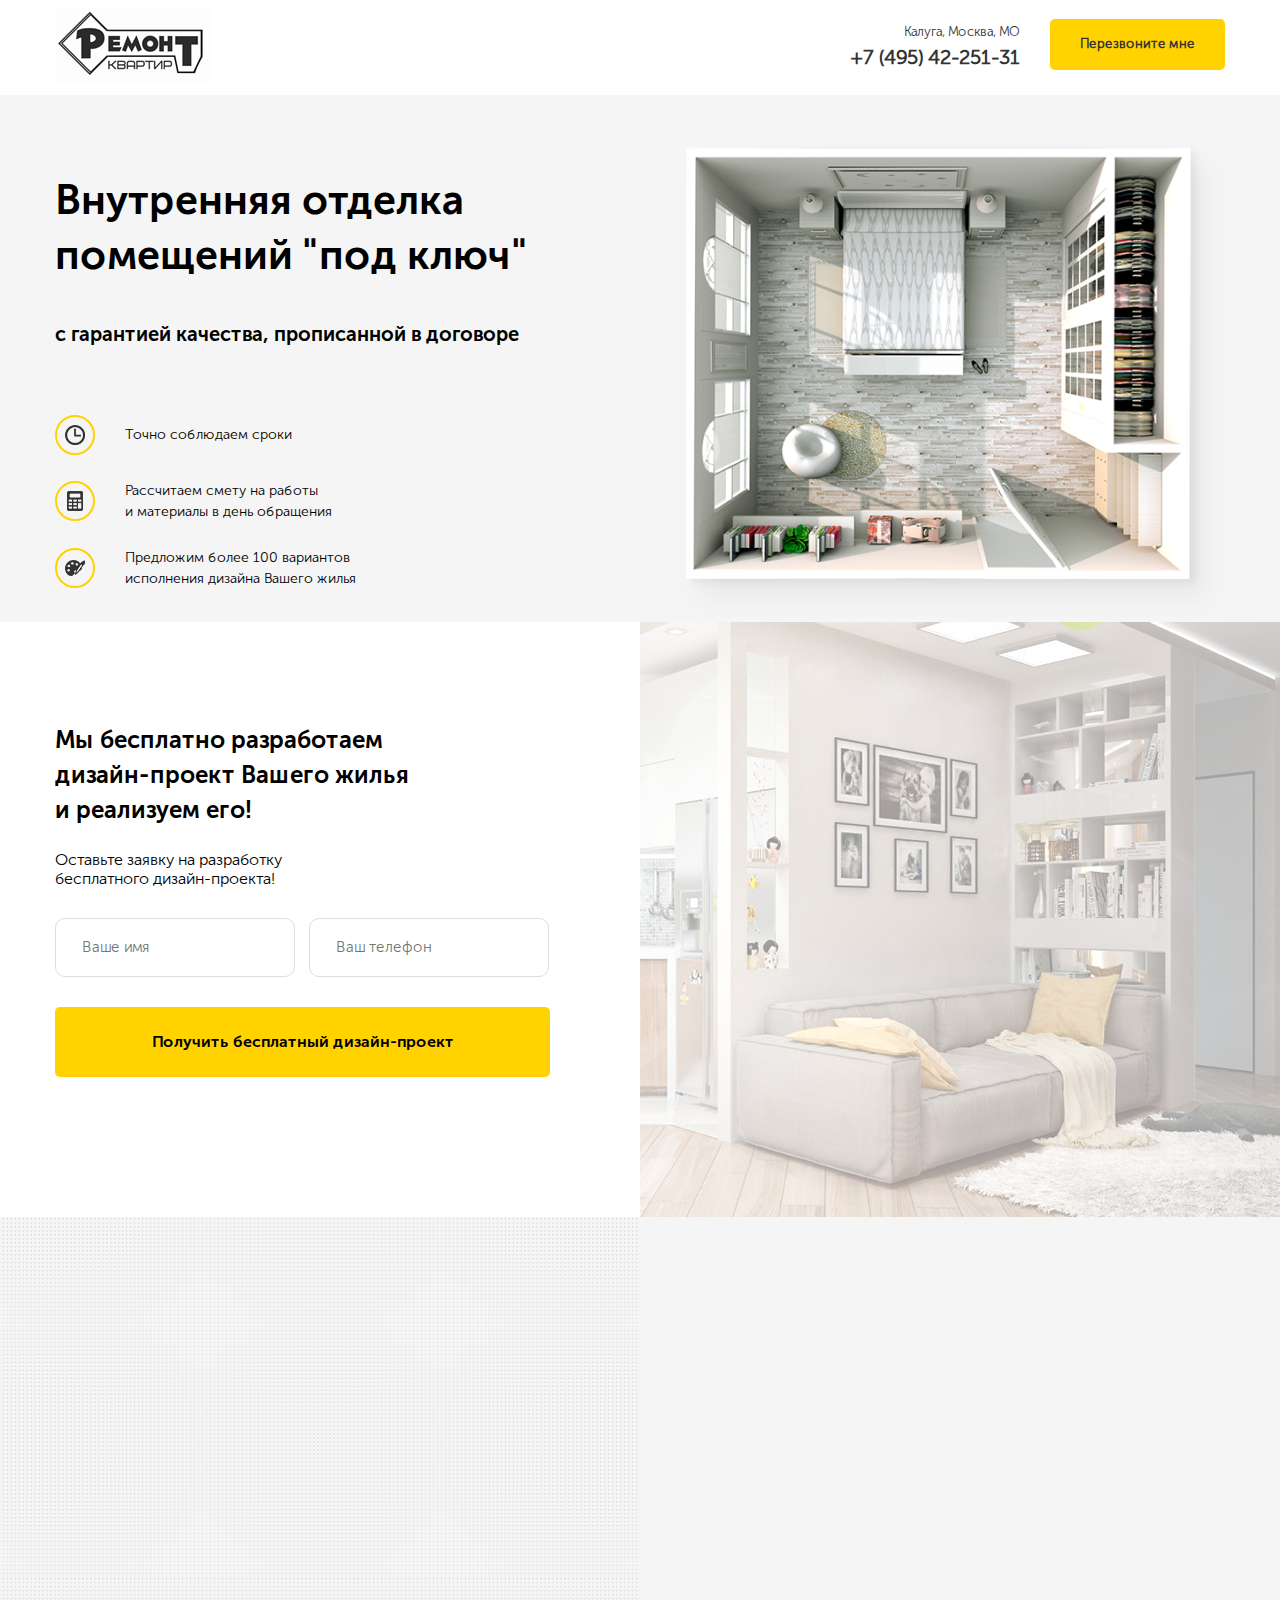
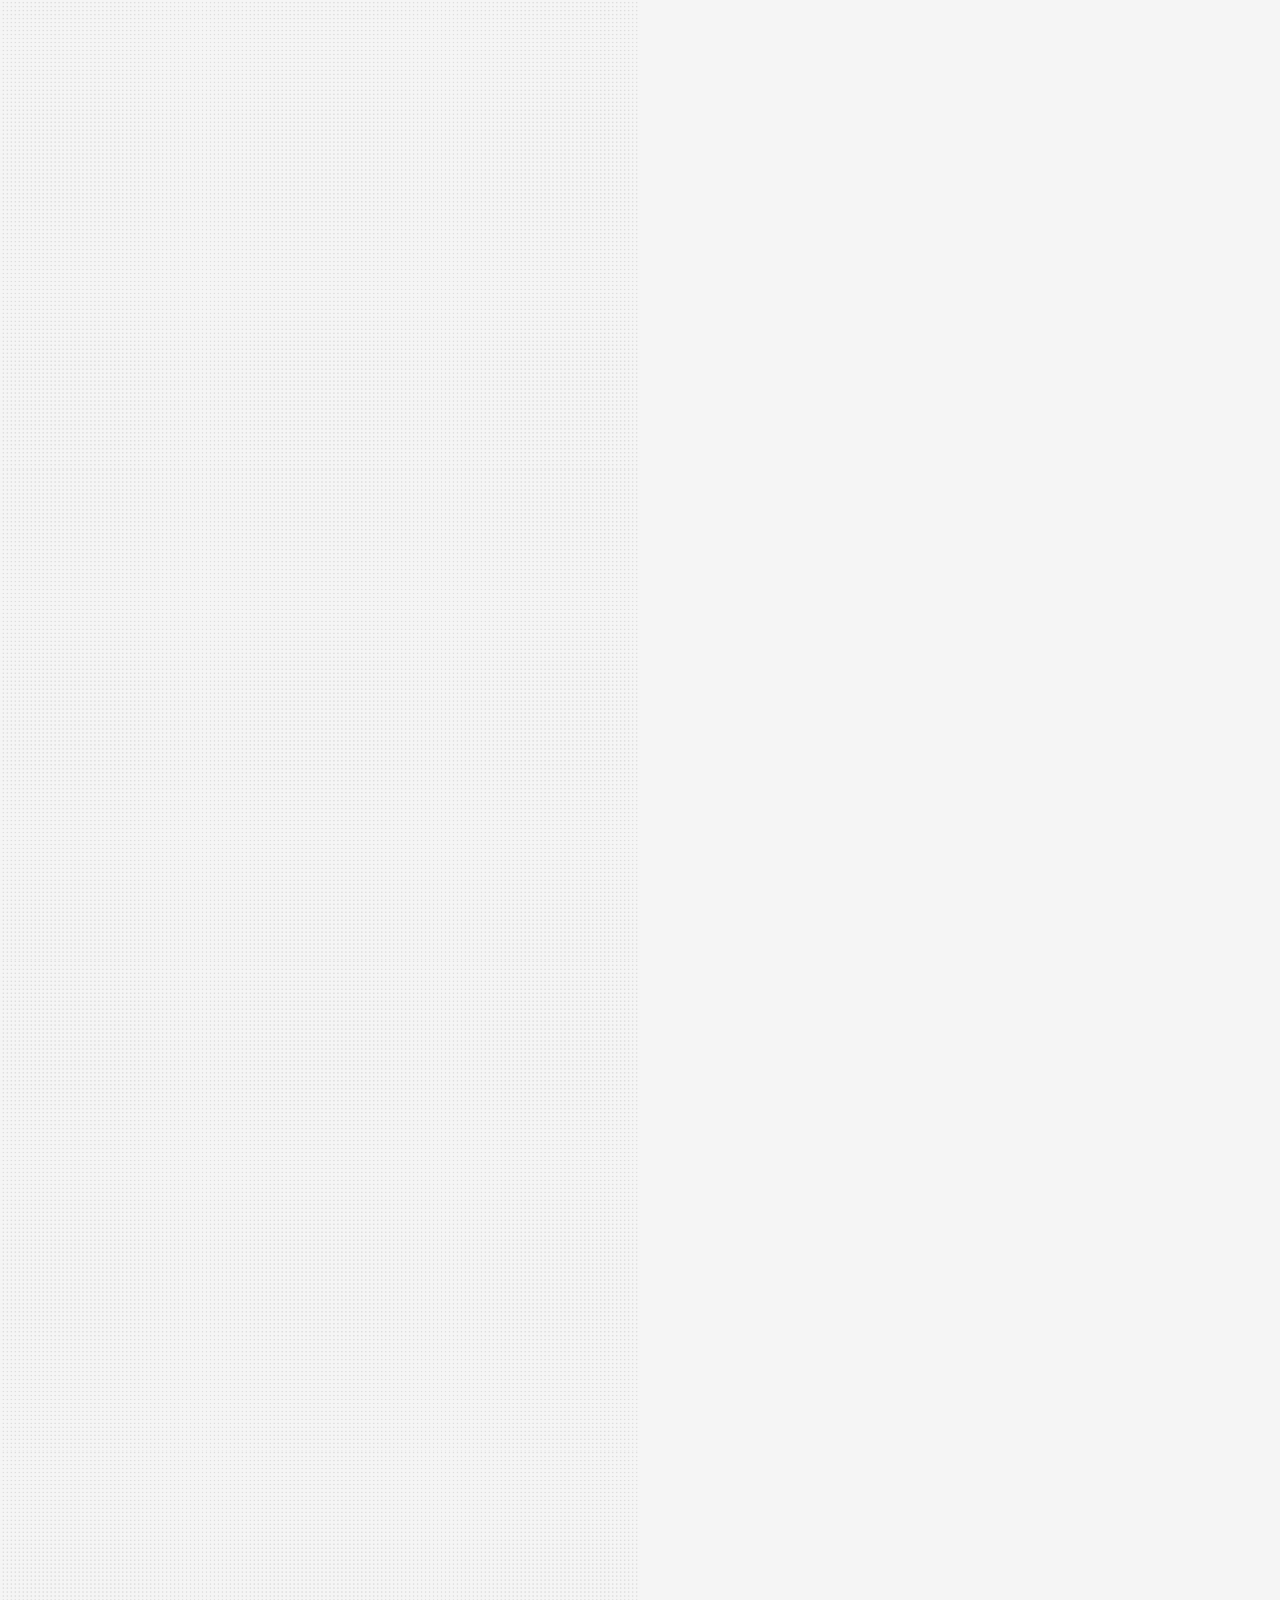
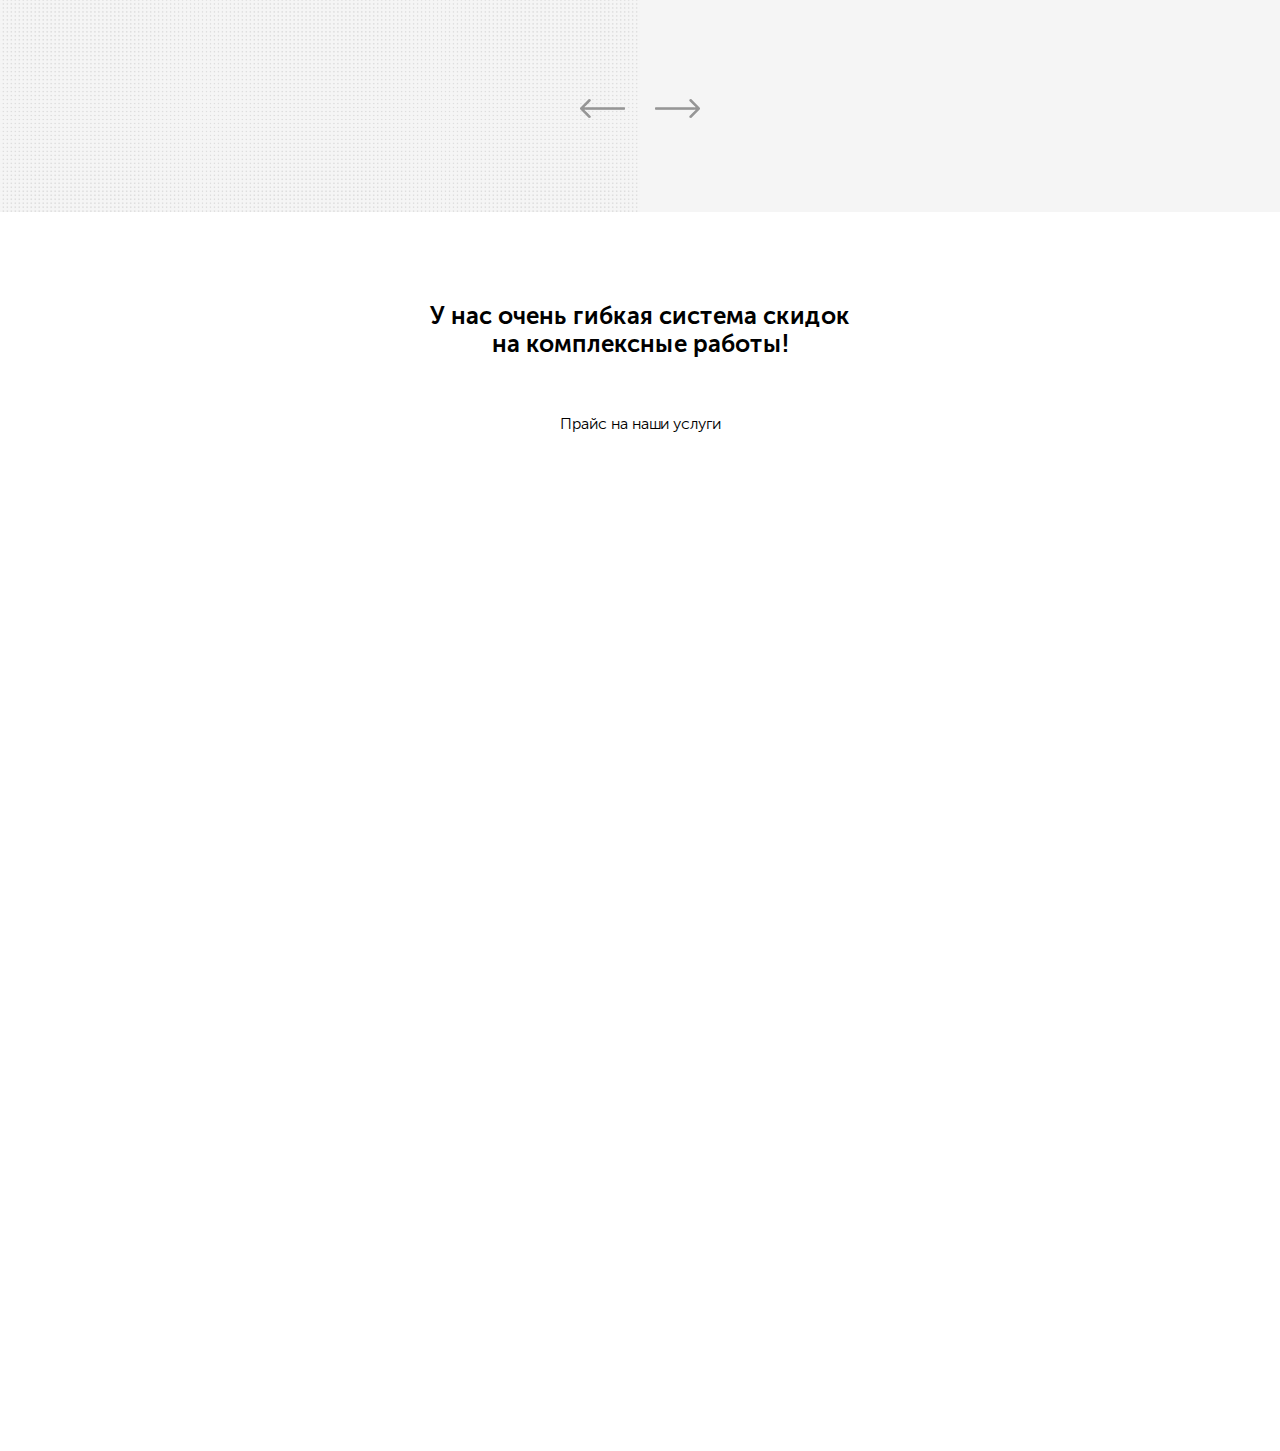
<file: index.html>
<!DOCTYPE html>
<html lang="ru">
<head>
	<meta charset="utf-8">
	<meta name="viewport" content="width=device-width, initial-scale=1.0">
	<title></title>
	<link rel="stylesheet" href="src/css/normalize.css">
	<link rel="stylesheet" href="src/css/slick.css">
	<link rel="stylesheet" href="src/css/style.css">
	<link rel="stylesheet" href="src/css/animate.css">
</head>
<body>
	<nav class="navbar">
		<div class="container">
			<div class="navbar-block">
				<div class="navbar__logo">
					<img src="src/img/logo.png" alt="Логотип">
				</div>
				<!-- /.navbar__logo -->
				<div class="navbar__info">
					<div class="navbar__contacts">
						<span class="navbar__address">Калуга, Москва, МО</span>
						<a href="tel:+7 (495) 42-251-31" class="navbar__phone">+7 (495) 42-251-31</a>
					</div>
					<!-- /.navbar__contacts -->
					<button class="button navbar__button" id="button">Перезвоните мне</button>
				</div>
				<!-- /.navbar__info -->
			</div>
			<!-- /.navbar-block -->
		</div>
		<!-- /.container -->
	</nav>
	<!-- /.navbar -->
	<main>
		<section class="hero">
			<div class="container">
				<div class="hero-block">
					<div class="hero-list">
						<h1 class="hero-text__title wow fadeInLeft">
							Внутренняя отделка помещений "под ключ"
						</h1>
						<span class="hero-text__subtitle wow fadeInLeft" data-wow-delay="0.2s">
							с гарантией качества, прописанной в договоре
						</span>
						<ul class="hero-list">
							<li class="hero-list__item wow fadeInUp" data-wow-delay="0.6s">
								<div class="hero-list__image">
									<img src="src/img/clock.png" alt="Часы">
								</div>
								<span class="hero-list__text">Точно соблюдаем сроки
</span>
							</li>
							<li class="hero-list__item wow fadeInUp" data-wow-delay="0.8s">
								<div class="hero-list__image">
									<img src="src/img/calculator.png" alt="калькулятор">
								</div>
								<span class="hero-list__text">Рассчитаем смету на работы<br>
и материалы в день обращения
</span>
							</li>
							<li class="hero-list__item wow fadeInUp" data-wow-delay="1.0s">
								<div class="hero-list__image">
									<img src="src/img/paint-board.png" alt="Чернильница">
								</div>
								<span class="hero-list__text">Предложим более 100 вариантов исполнения дизайна Вашего жилья</span>
							</li>
						</ul>
					</div>
					<!-- /.hero-list -->
					<div class="hero-img"><img src="src/img/hero-image.png" alt=""></div>
				</div>
				<!-- /.hero-block -->
			</div>
			<!-- /.container -->
		</section>
		<!-- /.hero -->
		<section class="offer">
			<div class="container">
				<div class="offer-block">
					<h2 class="section-title offer__title">Мы бесплатно разработаем дизайн-проект Вашего жилья и реализуем его!
					</h2>
					<span class="section-subtitle offer__subtitle">Оставьте заявку на разработку бесплатного дизайн-проекта!
					</span>
					<form action="#" class="form offer__form">
						<input type="text" class="input offer__input" placeholder="Ваше имя">
						<input type="text" class="input offer__input" placeholder="Ваш телефон">
						<button class="button offer__button">Получить бесплатный дизайн-проект
</button>
					</form>
					<div class="offer-text">
						<span class="span offer__text wow fadeIn" data-wow-delay="0.2s">
							Наш менеджер перезвонит Вам в течение 60 секунд
						</span>
						<span class="span offer__text wow fadeIn" data-wow-delay="0.4s">или перезвоните нам сами<a href="tel:+7 (495) 42-251-31" class="span__tel"><br>+7 (495) 42-251-31</a>
						</span>
					</div>
				</div>
<!--/.offer-block -->
			</div>
<!--/.container -->
		</section>
<!--/.offer -->		
	<section class="section portfolio">
		<div class="container">
			<h2 class="section-title portfolio__title wow fadeInUp">Работая с 2007 года,<br> мы сделали более 500 ремонтов в квартирах и домах</h2>
			<div class="slider wow fadeInUp" data-wow-delay="0.3s">
				<div class="slider__item"><img class="slider__image" src="src/img/slider/slider-1.jpg" alt=""></div>
				<!-- /.slider__item -->
				<div class="slider__item"><img class="slider__image" src="src/img/slider/slider-2.jpg" alt=""></div>
				<!-- /.slider__item -->
				<div class="slider__item"><img class="slider__image" src="src/img/slider/slider-3.jpg" alt=""></div>
				<!-- /.slider__item -->
				<div class="slider__item"><img class="slider__image" src="src/img/slider/slider-1.jpg" alt=""></div>
				<!-- /.slider__item -->
				<div class="slider__item"><img class="slider__image" src="src/img/slider/slider-2.jpg" alt=""></div>
				<!-- /.slider__item -->
				<div class="slider__item"><img class="slider__image" src="src/img/slider/slider-3.jpg" alt=""></div>
				<!-- /.slider__item -->
			</div>
				<div class="arrow portfolio__arrow">
					<div class="arrow__left">
						<img src="src/img/slider/left-arrow.png" alt="">
						</div>
						<div class="arrow__right">
							<img src="src/img/slider/right-arrow.png" alt="">
						</div>
				</div>
			<!-- /.slider -->
		</div>
	</section>
	<section class="section price">
		<div class="container">
			<h2 class="section-title price__title">У нас очень гибкая система скидок на комплексные работы!<br></h2>
			<!-- /.section-title price__title -->
			<span class="section-subtitle price__subtitle">Прайс на наши услуги</span>
			<div class="cards">
							<div class="card price__card wow fadeInUp " data-wow-delay="0.1s">
								<div class="card__image"><img src="src/img/price/bathroom.png"> </div>
								<!-- /.card__image -->
								<div class="card__text">
									<h4 class="card__title">Ремонт ванных комнат и с/у</h4>
									<!-- /.card__title -->
									<a href="" class="card__link">Узнать цены</a>
								</div>
								<!-- /.card__text -->
							</div>
							<!-- /.card -->
							<div class="card price__card wow fadeInUp " data-wow-delay="0.2s">
								<div class="card__image"><img src="src/img/price/living.png"> </div>
								<!-- /.card__image -->
								<div class="card__text">
									<h4 class="card__title">Ремонт комнат и квартир</h4>
									<!-- /.card__title -->
									<a href="#" class="card__link">Узнать цены</a>
								</div>
								<!-- /.card__text -->
							</div>
							<!-- /.card -->
							<div class="card price__card wow fadeInUp " data-wow-delay="0.3s">
								<div class="card__image"><img src="src/img/price/office.png"> </div>
								<!-- /.card__image -->
								<div class="card__text">
									<h4 class="card__title">Отделка офисных помещений</h4>
									<!-- /.card__title -->
									<a href="#" class="card__link">Узнать цены</a>
								</div>
								<!-- /.card__text -->
							</div>
							<!-- /.card -->
							<div class="card price__card wow fadeInUp " data-wow-delay="0.4s">
								<div class="card__image"><img src="src/img/price/buildings.png"> </div>
								<!-- /.card__image -->
								<div class="card__text">
									<h4 class="card__title">Ремонт в новостройках</h4>
									<!-- /.card__title -->
									<a href="#" class="card__link">Узнать цены</a>
								</div>
								<!-- /.card__text -->
							</div>
							<!-- /.card -->
							<div class="card price__card wow fadeInUp " data-wow-delay="0.5s">
								<div class="card__image"><img src="src/img/price/kitchen.png"> </div>
								<!-- /.card__image -->
								<div class="card__text">
									<h4 class="card__title">Ремонт кухонь</h4>
									<!-- /.card__title -->
									<a href="#" class="card__link">Узнать цены</a>
								</div>
								<!-- /.card__text -->
							</div>
							<!-- /.card -->
							<div class="card price__card wow fadeInUp " data-wow-delay="0.6s">
								<div class="card__image"><img src="src/img/price/houses.png"> </div>
								<!-- /.card__image -->
								<div class="card__text">
									<h4 class="card__title">Ремонт дач и коттеджей</h4>
									<!-- /.card__title -->
									<a href="#" class="card__link">Узнать цены</a>
								</div>
								<!-- /.card__text -->
							</div>
							<!-- /.card -->
						</div>
						<!-- /.cards -->			
		</div>
		<!-- /.container -->
	</section>
	<!-- /.section price -->
	</main>
	<div class="modal" id="modal">
		<div class="modal-dialog">
			<button class="modal-dialog__close" id="close">&times;</button>
			<h4 class="modal-dialog__title">Всплывающее окно</h4>
		</div>
	</div>
	<!-- <script src="src/JS/main.js"></script> -->
	<script
  src="https://code.jquery.com/jquery-3.4.1.min.js"
  integrity="sha256-CSXorXvZcTkaix6Yvo6HppcZGetbYMGWSFlBw8HfCJo="
  crossorigin="anonymous"></script>
  <script src="src/JS/modal.js"></script>
  <script src="src/JS/slick.min.js"></script>
  <script src="src/JS/wow.min.js"></script>
  <script>
  	new WOW().init();//инициализация wow.js
  	$(document).ready(function() {//Слайдер
  		$('.slider').slick({
  			slidesToShow: 3,
  			slidesToScrool: 1, 
  			prevArrow: $('.arrow__left'), 
  			nextArrow: $('.arrow__right'), 
  			responsive: [
  			{
      breakpoint: 1200,
      settings: {
        slidesToShow: 2,
        slidesToScroll: 2,
      }
    },
    {
      breakpoint: 768,
      settings: {
        slidesToShow: 1,
        slidesToScroll: 1,
      }
    },
    ]
  		});
  	});
  </script>
  
</body>
</html>
</file>
<file: src/css/style.css>
@charset "UTF-8";
@font-face {
  font-family: 'Museo Sans Cyrl 700';
  src: url("../fonts/MuseoSansCyrl(convert)/MuseoSansCyrl-700.eot");
  src: local("../fonts/MuseoSansCyrl(convert)/MuseoSansCyrl-700"), url("../fonts/MuseoSansCyrl(convert)/MuseoSansCyrl-700.eot?#iefix") format("embedded-opentype"), url("../fonts/MuseoSansCyrl(convert)/MuseoSansCyrl-700.woff") format("woff");
  font-weight: normal;
  font-style: normal;
}

@font-face {
  font-family: 'Museo Sans Cyrl 300';
  src: url("../fonts/MuseoSansCyrl(convert)/MuseoSansCyrl-300.eot");
  src: local("../fonts/MuseoSansCyrl(convert)/MuseoSansCyrl-300"), url("../fonts/MuseoSansCyrl(convert)/MuseoSansCyrl-300.eot?#iefix") format("embedded-opentype"), url("../fonts/MuseoSansCyrl(convert)/MuseoSansCyrl-300.woff") format("woff");
  font-weight: normal;
  font-style: normal;
}

/* line 1, C:/Users/user/Desktop/Курс веб старт/lesson_20/easy/src/sass/_interface.sass */
* {
  box-sizing: border-box;
}

/* line 3, C:/Users/user/Desktop/Курс веб старт/lesson_20/easy/src/sass/_interface.sass */
body {
  font-family: 'Museo Sans Cyrl 300', sans-serif;
}

/* line 5, C:/Users/user/Desktop/Курс веб старт/lesson_20/easy/src/sass/_interface.sass */
img {
  max-width: 100%;
}

/* line 7, C:/Users/user/Desktop/Курс веб старт/lesson_20/easy/src/sass/_interface.sass */
button {
  border: 0;
  outline: 0;
}

/* line 10, C:/Users/user/Desktop/Курс веб старт/lesson_20/easy/src/sass/_interface.sass */
.container {
  width: 1170px;
  margin: auto;
}

@media (max-width: 1200px) {
  /* line 14, C:/Users/user/Desktop/Курс веб старт/lesson_20/easy/src/sass/_interface.sass */
  .container {
    width: 760px;
  }
}

@media (max-width: 768px) {
  /* line 17, C:/Users/user/Desktop/Курс веб старт/lesson_20/easy/src/sass/_interface.sass */
  .container {
    max-width: 580px;
    width: 90%;
  }
}

/* line 20, C:/Users/user/Desktop/Курс веб старт/lesson_20/easy/src/sass/_interface.sass */
.button {
  border-radius: 5px;
  background-color: #ffd200;
  border: none;
  padding: 18px 30px;
}

/* line 25, C:/Users/user/Desktop/Курс веб старт/lesson_20/easy/src/sass/_interface.sass */
.button:hover {
  background-color: #ffdb33;
  cursor: pointer;
}

/* line 28, C:/Users/user/Desktop/Курс веб старт/lesson_20/easy/src/sass/_interface.sass */
.section {
  padding: 90px 0;
}

/* line 30, C:/Users/user/Desktop/Курс веб старт/lesson_20/easy/src/sass/_interface.sass */
.section-title {
  font-size: 24px;
  font-family: 'Museo Sans Cyrl 700', sans-serif;
  max-width: 800px;
  text-align: center;
}

/* line 35, C:/Users/user/Desktop/Курс веб старт/lesson_20/easy/src/sass/_interface.sass */
.section-subtitle {
  display: block;
  font-size: 16px;
}

/* line 38, C:/Users/user/Desktop/Курс веб старт/lesson_20/easy/src/sass/_interface.sass */
.input {
  border: 1px solid #dddddd;
  padding: 20px 26px;
  font-size: 15px;
  border-radius: 10px;
}

/* line 45, C:/Users/user/Desktop/Курс веб старт/lesson_20/easy/src/sass/_interface.sass */
.arrow__left:hover, .arrow__right:hover {
  cursor: pointer;
}

/* line 48, C:/Users/user/Desktop/Курс веб старт/lesson_20/easy/src/sass/_interface.sass */
.modal-active {
  display: block;
}

@media (max-width: 320px) {
  /* line 52, C:/Users/user/Desktop/Курс веб старт/lesson_20/easy/src/sass/_interface.sass */
  .offer__title {
    font-size: 18px;
    font-weight: 400;
    line-height: 1.5;
    margin-bottom: 12px;
  }
  /* line 57, C:/Users/user/Desktop/Курс веб старт/lesson_20/easy/src/sass/_interface.sass */
  .offer__subtitle {
    font-size: 14px;
    font-weight: 400;
  }
}

/*Стили шапки*/
/* line 1, C:/Users/user/Desktop/Курс веб старт/lesson_20/easy/src/sass/blocks/_navbar.sass */
.navbar {
  padding: 8px 0;
}

/* line 3, C:/Users/user/Desktop/Курс веб старт/lesson_20/easy/src/sass/blocks/_navbar.sass */
.navbar-block {
  display: flex;
  justify-content: space-between;
  align-items: center;
}

/* line 7, C:/Users/user/Desktop/Курс веб старт/lesson_20/easy/src/sass/blocks/_navbar.sass */
.navbar__info {
  display: flex;
  align-items: center;
  text-align: right;
  margin-bottom: 6px;
}

/* line 12, C:/Users/user/Desktop/Курс веб старт/lesson_20/easy/src/sass/blocks/_navbar.sass */
.navbar__address {
  font-weight: 400;
  font-size: 13px;
  display: block;
  flex-direction: column;
}

/* line 17, C:/Users/user/Desktop/Курс веб старт/lesson_20/easy/src/sass/blocks/_navbar.sass */
.navbar__button {
  color: #333333;
  font-size: 13px;
  font-weight: 700;
  margin-left: 30px;
  cursor: pointer;
  outline: none;
  border: none;
}

/* line 25, C:/Users/user/Desktop/Курс веб старт/lesson_20/easy/src/sass/blocks/_navbar.sass */
.navbar__phone {
  display: inline-block;
  color: #333;
  font-size: 20px;
  font-weight: 700;
  text-decoration: none;
  padding-top: 6px;
  border: 0;
  outline: 0;
}

/* line 34, C:/Users/user/Desktop/Курс веб старт/lesson_20/easy/src/sass/blocks/_navbar.sass */
.navbar__contacts {
  color: #333;
  height: 40px;
}

@media (max-width: 768px) {
  /* line 38, C:/Users/user/Desktop/Курс веб старт/lesson_20/easy/src/sass/blocks/_navbar.sass */
  .navbar {
    max-width: 580px;
    width: 95%;
  }
  /* line 41, C:/Users/user/Desktop/Курс веб старт/lesson_20/easy/src/sass/blocks/_navbar.sass */
  .navbar__contacts {
    display: none;
  }
  /* line 43, C:/Users/user/Desktop/Курс веб старт/lesson_20/easy/src/sass/blocks/_navbar.sass */
  .navbar__button {
    font-size: 12px;
    padding: 15px 26px;
  }
  /* line 46, C:/Users/user/Desktop/Курс веб старт/lesson_20/easy/src/sass/blocks/_navbar.sass */
  .navbar__logo {
    width: 90px;
  }
}

@media (max-width: 576px) {
  /* line 49, C:/Users/user/Desktop/Курс веб старт/lesson_20/easy/src/sass/blocks/_navbar.sass */
  .navbar {
    margin-left: 11px;
    margin-top: 10px;
  }
  /* line 52, C:/Users/user/Desktop/Курс веб старт/lesson_20/easy/src/sass/blocks/_navbar.sass */
  .navbar__logo {
    width: 91px;
    height: 44px;
  }
  /* line 55, C:/Users/user/Desktop/Курс веб старт/lesson_20/easy/src/sass/blocks/_navbar.sass */
  .navbar__button {
    font-size: 10px;
    margin-right: 12px;
  }
}

/*Главный экран*/
/* line 1, C:/Users/user/Desktop/Курс веб старт/lesson_20/easy/src/sass/blocks/_hero.sass */
.hero {
  padding-top: 50px;
  background-color: #f5f5f5;
}

/* line 4, C:/Users/user/Desktop/Курс веб старт/lesson_20/easy/src/sass/blocks/_hero.sass */
.hero-block {
  display: flex;
  justify-content: space-between;
}

/* line 7, C:/Users/user/Desktop/Курс веб старт/lesson_20/easy/src/sass/blocks/_hero.sass */
.hero-text {
  flex-basis: 45%;
  padding-right: 100px;
}

/* line 10, C:/Users/user/Desktop/Курс веб старт/lesson_20/easy/src/sass/blocks/_hero.sass */
.hero-text__title {
  font-size: 41px;
  line-height: 55px;
  margin-bottom: 40px;
  font-family: 'Museo Sans Cyrl 700', sans-serif;
}

/* line 15, C:/Users/user/Desktop/Курс веб старт/lesson_20/easy/src/sass/blocks/_hero.sass */
.hero-text__subtitle {
  display: inline-block;
  font-size: 20px;
  margin-bottom: 69px;
  font-family: 'Museo Sans Cyrl 700', sans-serif;
}

/* line 20, C:/Users/user/Desktop/Курс веб старт/lesson_20/easy/src/sass/blocks/_hero.sass */
.hero-list {
  margin: 0;
  padding: 0;
  max-width: 625px;
}

/* line 24, C:/Users/user/Desktop/Курс веб старт/lesson_20/easy/src/sass/blocks/_hero.sass */
.hero-list__item {
  display: flex;
  align-items: center;
  margin-bottom: 25px;
}

/* line 28, C:/Users/user/Desktop/Курс веб старт/lesson_20/easy/src/sass/blocks/_hero.sass */
.hero-list__item:last-child {
  margin-bottom: 0;
}

/* line 30, C:/Users/user/Desktop/Курс веб старт/lesson_20/easy/src/sass/blocks/_hero.sass */
.hero-list__image {
  width: 40px;
  height: 40px;
  border: 2px solid #ffd200;
  display: flex;
  justify-content: center;
  align-items: center;
  border-radius: 50%;
  margin-right: 30px;
}

/* line 39, C:/Users/user/Desktop/Курс веб старт/lesson_20/easy/src/sass/blocks/_hero.sass */
.hero-list-img {
  padding-left: -30px;
}

/* line 41, C:/Users/user/Desktop/Курс веб старт/lesson_20/easy/src/sass/blocks/_hero.sass */
.hero-list__text {
  max-width: 300px;
  font-size: 14px;
  line-height: 1.5;
}

@media (max-width: 1200px) {
  /* line 47, C:/Users/user/Desktop/Курс веб старт/lesson_20/easy/src/sass/blocks/_hero.sass */
  .hero-list {
    margin-bottom: 44px;
  }
  /* line 50, C:/Users/user/Desktop/Курс веб старт/lesson_20/easy/src/sass/blocks/_hero.sass */
  .hero-text__title {
    font-size: 27px;
  }
}

@media (max-width: 768px) {
  /* line 57, C:/Users/user/Desktop/Курс веб старт/lesson_20/easy/src/sass/blocks/_hero.sass */
  .hero-block {
    flex-direction: column;
  }
  /* line 60, C:/Users/user/Desktop/Курс веб старт/lesson_20/easy/src/sass/blocks/_hero.sass */
  .hero-text__title {
    font-size: 24px;
    line-height: 1.4;
    margin-bottom: 15px;
  }
  /* line 64, C:/Users/user/Desktop/Курс веб старт/lesson_20/easy/src/sass/blocks/_hero.sass */
  .hero__subtitle {
    font-size: 16px;
    margin-bottom: 28px;
  }
  /* line 68, C:/Users/user/Desktop/Курс веб старт/lesson_20/easy/src/sass/blocks/_hero.sass */
  .hero-list__item {
    margin-bottom: 20px;
  }
  /* line 70, C:/Users/user/Desktop/Курс веб старт/lesson_20/easy/src/sass/blocks/_hero.sass */
  .hero-list__text {
    font-size: 12px;
  }
  /* line 72, C:/Users/user/Desktop/Курс веб старт/lesson_20/easy/src/sass/blocks/_hero.sass */
  .hero-list__image {
    margin-right: 15px;
  }
}

@media (max-width: 320px) {
  /* line 75, C:/Users/user/Desktop/Курс веб старт/lesson_20/easy/src/sass/blocks/_hero.sass */
  .hero {
    padding-top: 29px;
    padding-left: 12px;
  }
  /* line 78, C:/Users/user/Desktop/Курс веб старт/lesson_20/easy/src/sass/blocks/_hero.sass */
  .hero-block {
    padding-bottom: 40px;
  }
  /* line 80, C:/Users/user/Desktop/Курс веб старт/lesson_20/easy/src/sass/blocks/_hero.sass */
  .hero-list {
    margin-bottom: 0;
    font-size: 12px;
    font-weight: 400;
  }
  /* line 82, C:/Users/user/Desktop/Курс веб старт/lesson_20/easy/src/sass/blocks/_hero.sass */
  .hero-list__item:last-child {
    margin-bottom: 30px;
  }
  /* line 87, C:/Users/user/Desktop/Курс веб старт/lesson_20/easy/src/sass/blocks/_hero.sass */
  .hero-list__image {
    width: 40px;
  }
  /* line 90, C:/Users/user/Desktop/Курс веб старт/lesson_20/easy/src/sass/blocks/_hero.sass */
  .hero-text__subtitle {
    max-width: 200px;
    margin-bottom: 25px;
    font-size: 16px;
    font-weight: 400;
  }
  /* line 95, C:/Users/user/Desktop/Курс веб старт/lesson_20/easy/src/sass/blocks/_hero.sass */
  .hero-text__title {
    font-size: 24px;
    font-weight: 400;
    margin-bottom: 4px;
  }
}

/*Модальное окно*/
/* line 1, C:/Users/user/Desktop/Курс веб старт/lesson_20/easy/src/sass/blocks/_modal.sass */
.modal {
  position: fixed;
  left: 0;
  top: 0;
  width: 100%;
  height: 100%;
  background-color: rgba(0, 0, 0, 0.5);
  display: none;
}

/* line 9, C:/Users/user/Desktop/Курс веб старт/lesson_20/easy/src/sass/blocks/_modal.sass */
.modal_active {
  display: flex;
}

/* line 11, C:/Users/user/Desktop/Курс веб старт/lesson_20/easy/src/sass/blocks/_modal.sass */
.modal-dialog {
  position: relative;
  margin: auto;
  max-width: 450px;
  width: 90%;
  min-width: 200px;
  background-color: #fff;
  padding: 40px;
}

/* line 19, C:/Users/user/Desktop/Курс веб старт/lesson_20/easy/src/sass/blocks/_modal.sass */
.modal-dialog__close {
  position: absolute;
  top: 0;
  right: 0;
}

/* line 1, C:/Users/user/Desktop/Курс веб старт/lesson_20/easy/src/sass/blocks/_offer.sass */
.offer {
  background: url("../img/offer-bg.png") no-repeat;
  background-size: contain;
  background-position: center right;
  position: relative;
  height: 595px;
}

/* line 7, C:/Users/user/Desktop/Курс веб старт/lesson_20/easy/src/sass/blocks/_offer.sass */
.offer:before {
  content: '';
  min-width: 50%;
  height: 100%;
  position: absolute;
  top: 0;
  left: 0;
  background-color: #fff;
}

/* line 15, C:/Users/user/Desktop/Курс веб старт/lesson_20/easy/src/sass/blocks/_offer.sass */
.offer-block {
  width: 50%;
  padding-right: 90px;
  position: relative;
}

/* line 19, C:/Users/user/Desktop/Курс веб старт/lesson_20/easy/src/sass/blocks/_offer.sass */
.offer__title {
  max-width: 360px;
  margin-bottom: 24px;
  margin-top: 0;
  padding-top: 100px;
  line-height: 35px;
  text-align: left;
}

/* line 26, C:/Users/user/Desktop/Курс веб старт/lesson_20/easy/src/sass/blocks/_offer.sass */
.offer__subtitle {
  max-width: 250px;
  margin-bottom: 30px;
}

/* line 29, C:/Users/user/Desktop/Курс веб старт/lesson_20/easy/src/sass/blocks/_offer.sass */
.offer__input {
  width: 240px;
  margin-bottom: 30px;
  outline: 0;
}

/* line 33, C:/Users/user/Desktop/Курс веб старт/lesson_20/easy/src/sass/blocks/_offer.sass */
.offer__input:first-child {
  margin-right: 10px;
}

/* line 35, C:/Users/user/Desktop/Курс веб старт/lesson_20/easy/src/sass/blocks/_offer.sass */
.offer__button {
  width: 100%;
  min-height: 70px;
  border: 0;
  font-family: 'Museo Sans Cyrl 700', sans-serif;
}

/* line 40, C:/Users/user/Desktop/Курс веб старт/lesson_20/easy/src/sass/blocks/_offer.sass */
.offer-text {
  display: flex;
  justify-content: space-between;
}

/* line 43, C:/Users/user/Desktop/Курс веб старт/lesson_20/easy/src/sass/blocks/_offer.sass */
.offer__text {
  font-size: 15px;
  font-weight: 400;
  line-height: 24px;
  padding-top: 32px;
}

/* line 48, C:/Users/user/Desktop/Курс веб старт/lesson_20/easy/src/sass/blocks/_offer.sass */
.offer__text:first-child {
  max-width: 224px;
}

/* line 50, C:/Users/user/Desktop/Курс веб старт/lesson_20/easy/src/sass/blocks/_offer.sass */
.offer__text:last-child {
  max-width: 207px;
}

/* line 52, C:/Users/user/Desktop/Курс веб старт/lesson_20/easy/src/sass/blocks/_offer.sass */
.offer__text:last-child a {
  text-decoration: none;
  color: #333333;
  font-family: "Museo Sans Cyrl 700";
  font-size: 15px;
  font-weight: 400;
  line-height: 24px;
}

@media (max-width: 1200px) {
  /* line 60, C:/Users/user/Desktop/Курс веб старт/lesson_20/easy/src/sass/blocks/_offer.sass */
  .offer {
    background-size: cover;
  }
  /* line 62, C:/Users/user/Desktop/Курс веб старт/lesson_20/easy/src/sass/blocks/_offer.sass */
  .offer__input {
    width: 100%;
    margin-bottom: 10px;
  }
  /* line 65, C:/Users/user/Desktop/Курс веб старт/lesson_20/easy/src/sass/blocks/_offer.sass */
  .offer__button {
    font-size: 13px;
  }
  /* line 67, C:/Users/user/Desktop/Курс веб старт/lesson_20/easy/src/sass/blocks/_offer.sass */
  .offer__title {
    padding-top: 50px;
  }
}

@media (max-width: 768px) {
  /* line 70, C:/Users/user/Desktop/Курс веб старт/lesson_20/easy/src/sass/blocks/_offer.sass */
  .offer {
    background: #fff;
  }
  /* line 72, C:/Users/user/Desktop/Курс веб старт/lesson_20/easy/src/sass/blocks/_offer.sass */
  .offer-block {
    width: 100%;
    padding-right: 0;
  }
}

@media (max-width: 320px) {
  /* line 77, C:/Users/user/Desktop/Курс веб старт/lesson_20/easy/src/sass/blocks/_offer.sass */
  .offer-block {
    max-width: 275px;
  }
  /* line 79, C:/Users/user/Desktop/Курс веб старт/lesson_20/easy/src/sass/blocks/_offer.sass */
  .offer__title {
    line-height: 1.3;
    padding-top: 45px;
    margin-bottom: 20px;
  }
  /* line 84, C:/Users/user/Desktop/Курс веб старт/lesson_20/easy/src/sass/blocks/_offer.sass */
  .offer__input:last-child {
    margin-bottom: 0;
  }
  /* line 86, C:/Users/user/Desktop/Курс веб старт/lesson_20/easy/src/sass/blocks/_offer.sass */
  .offer__button {
    font-size: 14px;
    font-weight: 400;
    line-height: 18px;
  }
  /* line 90, C:/Users/user/Desktop/Курс веб старт/lesson_20/easy/src/sass/blocks/_offer.sass */
  .offer-text {
    flex-direction: column;
  }
  /* line 93, C:/Users/user/Desktop/Курс веб старт/lesson_20/easy/src/sass/blocks/_offer.sass */
  .offer__text:first-child {
    padding-top: 25px;
  }
  /* line 95, C:/Users/user/Desktop/Курс веб старт/lesson_20/easy/src/sass/blocks/_offer.sass */
  .offer__text:last-child {
    padding-top: 10px;
  }
}

/*Дизайны*/
/* line 1, C:/Users/user/Desktop/Курс веб старт/lesson_20/easy/src/sass/blocks/_portfolio.sass */
.portfolio {
  background: #f5f5f5 url("../img/slider/portfolio-pattern.jpg") center left repeat-y;
  background-size: 50%;
}

/* line 4, C:/Users/user/Desktop/Курс веб старт/lesson_20/easy/src/sass/blocks/_portfolio.sass */
.portfolio__title {
  margin: auto;
  margin-bottom: 100px;
  font-size: 30px;
  line-height: 45px;
  color: #333333;
  margin-top: 27px;
  font-family: 'Museo Sans Cyrl 700', sans-serif;
}

/* line 12, C:/Users/user/Desktop/Курс веб старт/lesson_20/easy/src/sass/blocks/_portfolio.sass */
.portfolio__arrow {
  display: flex;
  justify-content: space-between;
  max-width: 120px;
  margin: auto;
  margin-top: 68px;
}

/* line 19, C:/Users/user/Desktop/Курс веб старт/lesson_20/easy/src/sass/blocks/_portfolio.sass */
.portfolio .slider__image {
  margin: auto;
}

@media (max-width: 768px) {
  /* line 23, C:/Users/user/Desktop/Курс веб старт/lesson_20/easy/src/sass/blocks/_portfolio.sass */
  .portfolio__title {
    font-size: 26px;
  }
}

@media (max-width: 320px) {
  /* line 26, C:/Users/user/Desktop/Курс веб старт/lesson_20/easy/src/sass/blocks/_portfolio.sass */
  .portfolio {
    padding-top: 30px;
    padding-bottom: 90px;
  }
  /* line 29, C:/Users/user/Desktop/Курс веб старт/lesson_20/easy/src/sass/blocks/_portfolio.sass */
  .portfolio__title {
    font-size: 18px;
    max-width: 280px;
    line-height: 1.2;
    margin-bottom: 35px;
    margin-top: 0;
  }
  /* line 35, C:/Users/user/Desktop/Курс веб старт/lesson_20/easy/src/sass/blocks/_portfolio.sass */
  .portfolio__arrow {
    margin-top: 50px;
  }
  /* line 38, C:/Users/user/Desktop/Курс веб старт/lesson_20/easy/src/sass/blocks/_portfolio.sass */
  .slider__image {
    max-width: 246px;
    max-height: 186px;
  }
}

/*Стили для блока с ценами*/
/* line 2, C:/Users/user/Desktop/Курс веб старт/lesson_20/easy/src/sass/blocks/_price.sass */
.price__title {
  margin: auto;
  margin-bottom: 58px;
  max-width: 440px;
}

/* line 6, C:/Users/user/Desktop/Курс веб старт/lesson_20/easy/src/sass/blocks/_price.sass */
.price__subtitle {
  margin-bottom: 59px;
  text-align: center;
}

/* line 9, C:/Users/user/Desktop/Курс веб старт/lesson_20/easy/src/sass/blocks/_price.sass */
.price__card {
  margin-bottom: 30px;
}

/* line 11, C:/Users/user/Desktop/Курс веб старт/lesson_20/easy/src/sass/blocks/_price.sass */
.card {
  text-align: center;
  border: 1px solid #e8e8e8;
}

/* line 14, C:/Users/user/Desktop/Курс веб старт/lesson_20/easy/src/sass/blocks/_price.sass */
.card:hover {
  box-shadow: 0 20px 25px rgba(0, 0, 0, 0.1);
  transition: 0.2s;
}

/* line 17, C:/Users/user/Desktop/Курс веб старт/lesson_20/easy/src/sass/blocks/_price.sass */
.card:hover .card__image:before {
  opacity: 1;
}

/* line 19, C:/Users/user/Desktop/Курс веб старт/lesson_20/easy/src/sass/blocks/_price.sass */
.card__text {
  padding: 40px;
}

/* line 21, C:/Users/user/Desktop/Курс веб старт/lesson_20/easy/src/sass/blocks/_price.sass */
.card__title {
  margin-top: 0;
}

/* line 23, C:/Users/user/Desktop/Курс веб старт/lesson_20/easy/src/sass/blocks/_price.sass */
.card__image {
  position: relative;
  display: block;
}

/* line 26, C:/Users/user/Desktop/Курс веб старт/lesson_20/easy/src/sass/blocks/_price.sass */
.card__image:before {
  content: '';
  position: absolute;
  left: 0;
  top: 0;
  width: 100%;
  height: 100%;
  background-image: linear-gradient(to top, #ffd200 0%, rgba(255, 255, 255, 0) 100%);
  opacity: 0;
  transition: 0.2s;
}

/* line 36, C:/Users/user/Desktop/Курс веб старт/lesson_20/easy/src/sass/blocks/_price.sass */
.card__link {
  display: inline-block;
  font-family: 'Museo Sans Cyrl 700', sans-serif;
  text-decoration: none;
  color: #333;
  font-size: 16px;
  position: relative;
}

/* line 44, C:/Users/user/Desktop/Курс веб старт/lesson_20/easy/src/sass/blocks/_price.sass */
.card__link:hover:after {
  height: 12px;
  z-index: -1;
  transition: 0.2s;
}

/* line 48, C:/Users/user/Desktop/Курс веб старт/lesson_20/easy/src/sass/blocks/_price.sass */
.card__link:after {
  content: '';
  position: absolute;
  bottom: -4px;
  right: 0;
  width: 100%;
  height: 3px;
  background-color: #ffd200;
}

/* line 56, C:/Users/user/Desktop/Курс веб старт/lesson_20/easy/src/sass/blocks/_price.sass */
.cards {
  display: flex;
  justify-content: space-between;
  flex-wrap: wrap;
}

@media (max-width: 768px) {
  /* line 62, C:/Users/user/Desktop/Курс веб старт/lesson_20/easy/src/sass/blocks/_price.sass */
  .cards {
    justify-content: center;
  }
}

@media (max-width: 320px) {
  /* line 65, C:/Users/user/Desktop/Курс веб старт/lesson_20/easy/src/sass/blocks/_price.sass */
  .price {
    padding-top: 20px;
  }
  /* line 67, C:/Users/user/Desktop/Курс веб старт/lesson_20/easy/src/sass/blocks/_price.sass */
  .price__title {
    margin-bottom: 26px;
    max-width: 242px;
    font-size: 18px;
  }
  /* line 71, C:/Users/user/Desktop/Курс веб старт/lesson_20/easy/src/sass/blocks/_price.sass */
  .price__subtitle {
    font-size: 14px;
  }
  /* line 73, C:/Users/user/Desktop/Курс веб старт/lesson_20/easy/src/sass/blocks/_price.sass */
  .price__card {
    margin: auto;
    margin-bottom: 30px;
  }
  /* line 76, C:/Users/user/Desktop/Курс веб старт/lesson_20/easy/src/sass/blocks/_price.sass */
  .card {
    max-width: 270px;
    max-height: 300px;
  }
  /* line 79, C:/Users/user/Desktop/Курс веб старт/lesson_20/easy/src/sass/blocks/_price.sass */
  .card__title {
    font-size: 14px;
    margin-bottom: 9px;
  }
  /* line 82, C:/Users/user/Desktop/Курс веб старт/lesson_20/easy/src/sass/blocks/_price.sass */
  .card__text {
    padding: 30px 30px 50px 30px;
  }
}

/*# sourceMappingURL=style.css.map */
</file>
